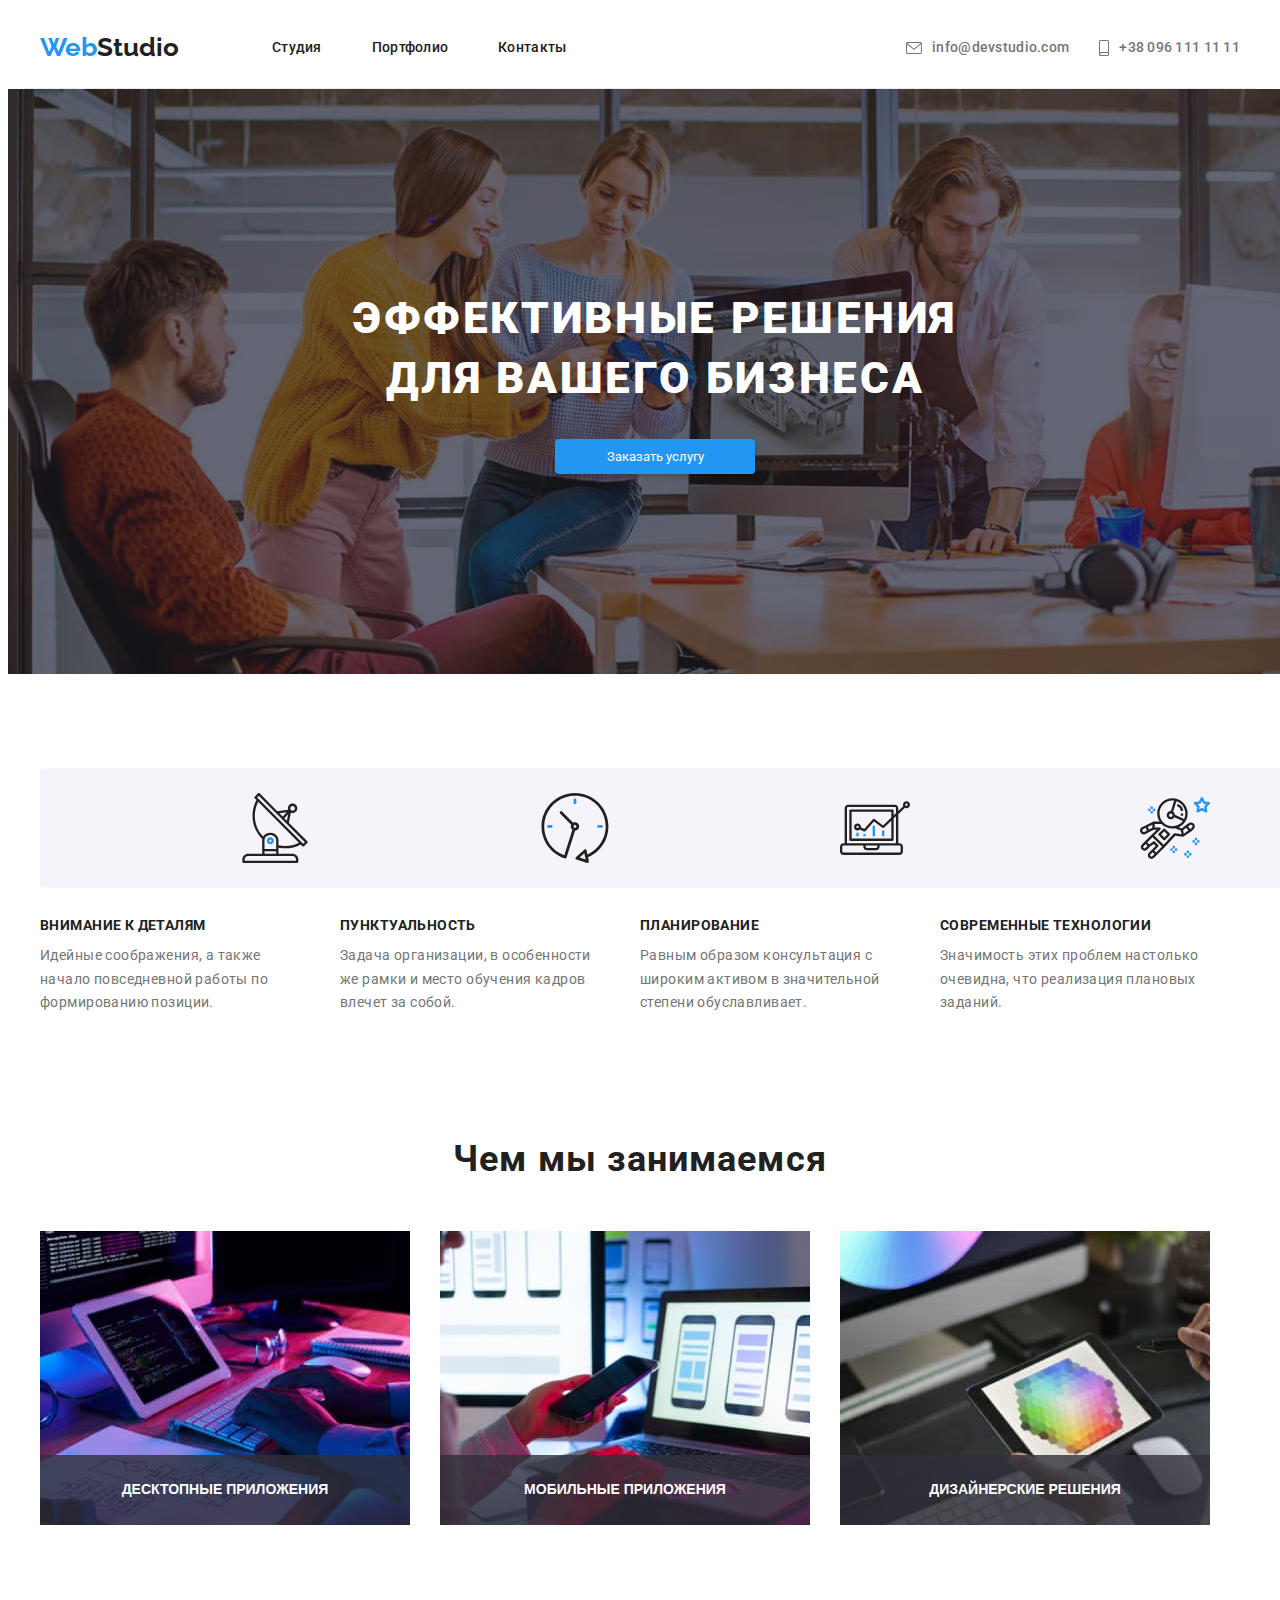
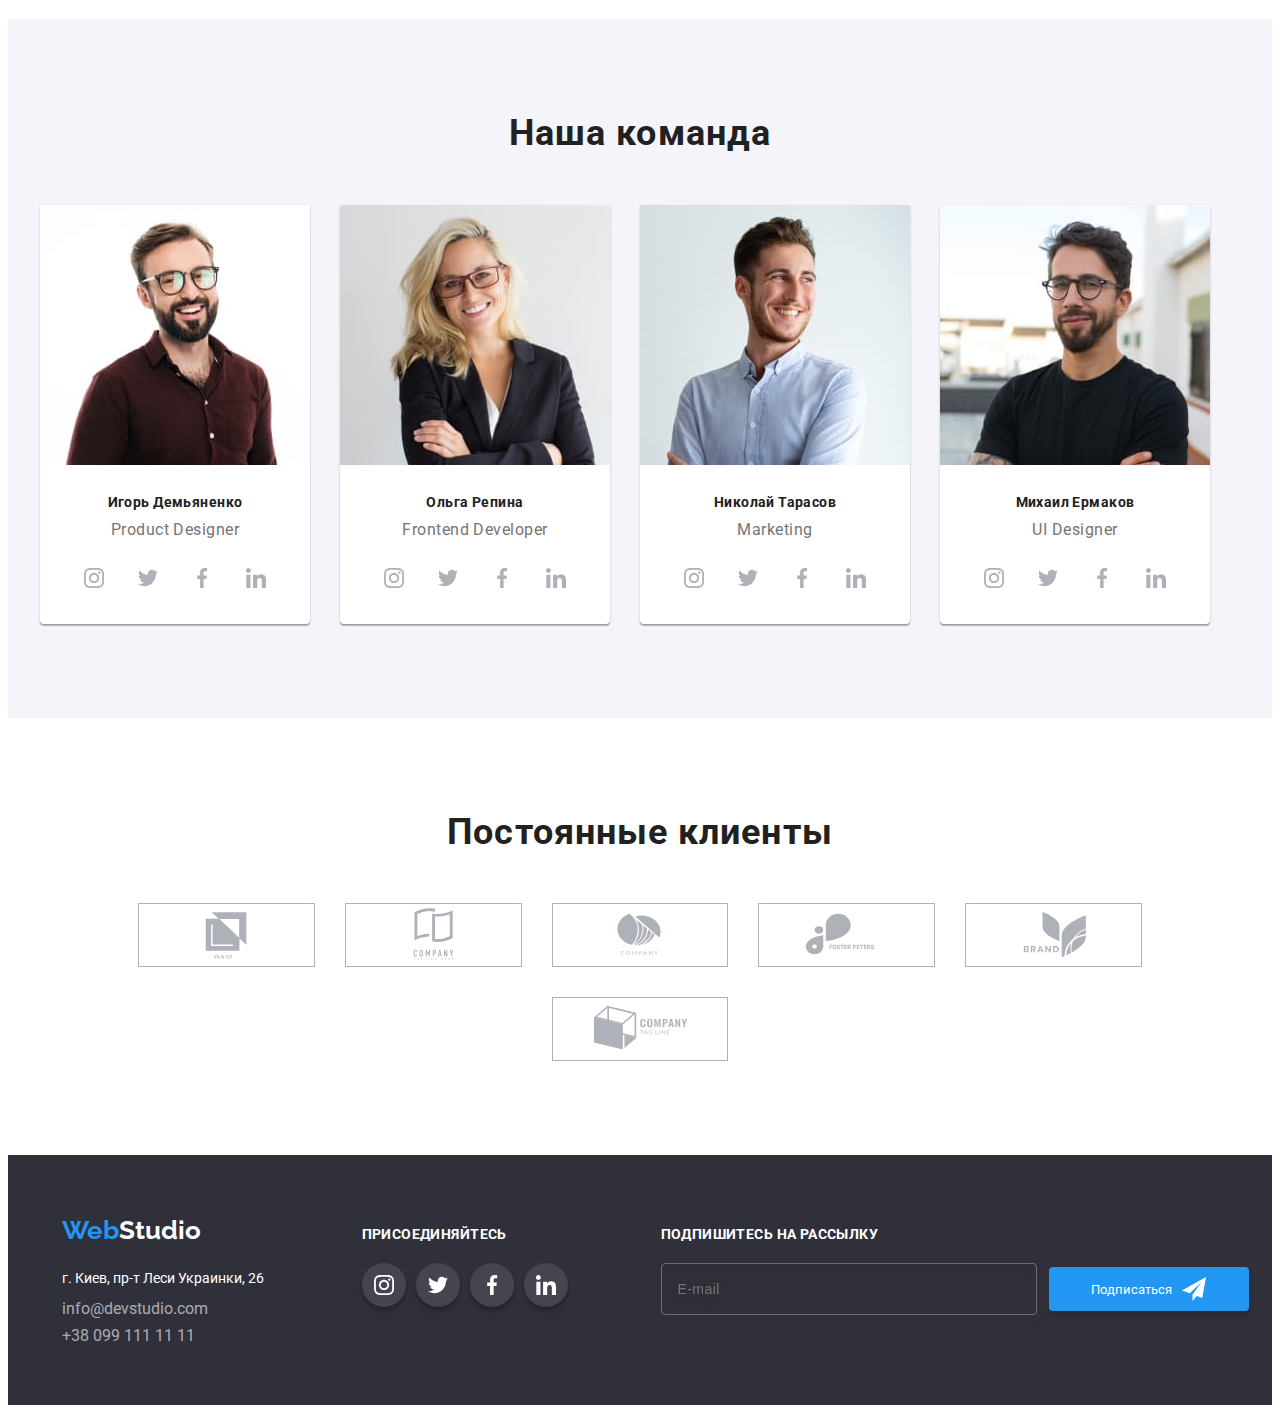
<file: index.html>
<!DOCTYPE html>
<html lang="en">
    <head>
        <meta charset="UTF-8">
        <meta http-equiv="X-UA-Compatible" content="IE=edge">
        <meta name="viewport" content="width=device-width, initial-scale=1.0">
        <title>Document</title>
        <link href="https://fonts.googleapis.com/css2?family=Raleway:wght@700&family=Roboto:wght@400;500;700;900&display=swap"
            rel="stylesheet">
        <link rel="stylesheet" href="https://cdnjs.cloudflare.com/ajax/libs/modern-normalize/1.1.0/modern-normalize.min.css"
                integrity="sha512-wpPYUAdjBVSE4KJnH1VR1HeZfpl1ub8YT/NKx4PuQ5NmX2tKuGu6U/JRp5y+Y8XG2tV+wKQpNHVUX03MfMFn9Q=="
                crossorigin="anonymous" referrerpolicy="no-referrer" />
        <link rel="stylesheet" href="./css/main.css">
    </head>
    <body>
       <header class="header">
                <nav class="navigation">
                      
                    <div class="nav-container container">
                            <a href="" class="logo">Web<span class="logo-header">Studio</span>
                            </a>
                            <button  type="button" class="header-btn">
                                <svg class="icon-menu" width="24px" height="16px">
                                    <use href="images/icons.svg#icon-menu"></use>
                                </svg>
                            </button>
                        
                            <div class="mob-menu is-hidden">
                                    <svg  class="mob-menu-close" width="40" height="40">
                                        <use href="./images/icons.svg#icon-close"></use>
                                    </svg>
                                    <ul class="mob-menu-list list">
                                        <li class="mob-menu-item">
                                            <a href="./index.html" class="mob-menu-link">Студия</a>
                                        </li>
                                        <li class="mob-menu-item">
                                            <a href="./portfolio.html" class="mob-menu-link">Портфолио</a>
                                        </li>
                                        <li class="mob-menu-item">
                                            <a href="" class="mob-menu-link">Контакты</a>
                                        </li>
                                    </ul>
                                    <ul class="contact-menu list">
                                        <li class="contact-menu-item">
                                            <a class="contact-menu-tel" href="tel:+380961111111">
                                                +38 099 111 11 11
                                            </a>
                                        </li>
                                        <li class="contact-menu-item">
                                            <a class="contact-menu-mail" href="mailto:info@devstudio.com">          
                                                info@devstudio.com</a>
                                        </li>                     
                                    </ul>
                                    <ul class="header-socials-list list">
                                        <li class="header-socials-item">
                                            <a class="header-social-link" href="https://www.instagram.com/">Instagram</a>
                                        </li>
                                        <li class="header-socials-item">
                                            <a class="header-social-link" href="https://twitter.com/">Twitter</a>
                                        </li>
                                        <li class="header-socials-item">
                                            <a class="header-social-link" href="https://www.facebook.com/">Facebook</a>
                                        </li>
                                        <li class="header-socials-item">
                                            <a class="header-social-link" href="https://ru.linkedin.com/">Linkedin</a>
                                        </li>
                                    </ul>
                                
                            </div>
                            <ul class="nav-page-list list">
                                <li class="nav-page-item">
                                    <a href="./index.html" class="nav-page-link">Студия</a>
                                </li>
                                <li class="nav-page-item">
                                    <a href="./portfolio.html" class="nav-page-link">Портфолио</a>
                                </li>
                                <li class="nav-page-item">
                                    <a href="" class="nav-page-link">Контакты</a>
                                </li>
                            </ul>
                            <ul class="nav-contact list">
                                <li class="nav-contact-item">
                                    <a class="nav-contact-link" href="mailto:info@devstudio.com">
                                    <svg class="icon-link" width="16px" height="12px">
                                        <use href="./images/icons.svg#icon-envelope"></use>
                                    </svg>
                                    info@devstudio.com</a>
                                </li>
                                <li class="nav-contact-item">
                                    <a class="nav-contact-link" href="tel:+380961111111">
                                            <svg class="icon-link" width="10px" height="16px">
                                                <use href="./images/icons.svg#icon-smartphone"></use>
                                            </svg>
                                            +38 096 111 11 11
                                    </a>
                                </li>
                            </ul>
                            </div>
                        </nav>
                   </header>
        <main>
        <!-- Cекция ГЕРОЙ -->
        <section class="hero-section section">
                <div class="hero-section-content">
                    <h1 class="hero-title">Эффективные решения для вашего бизнеса</h1>
                    <button data-modal-open type="button" class="hero-btn btn" >Заказать услугу</button>
                </div>
        </section>
        <!-- Секция наши преимущества -->
        <section class=" about section" >
                <h2 class="about-title title">Наши преимущества</h2>
               <div class="about-container container">
                    <ul class="about-list list">
                        <li class="about-item">
                            <div class="about-box">
                            <svg class="about-svg">
                                <use href="./images/icons.svg#icon-antenna"></use>
                            </svg>
                            </div>
                            <h3 class="about-subtitle subtitle">Внимание к деталям</h3>
                            <p class="about-text">Идейные соображения, а также начало повседневной работы по формированию позиции.</p>
                        </li>
                        <li class="about-item">
                            <div class="about-box">
                            <svg class="about-svg">
                                <use href="./images/icons.svg#icon-clock"></use>
                            </svg>
                            </div>
                            <h3 class="about-subtitle subtitle">Пунктуальность</h3>
                            <p class="about-text">Задача организации, в особенности же рамки и место обучения кадров влечет за собой.</p>
                        </li>
                        <li class="about-item">
                            <div class="about-box">
                            <svg class="about-svg">
                                <use href="./images/icons.svg#icon-diagram"></use>
                            </svg>
                            </div>
                            <h3 class="about-subtitle subtitle">Планирование</h3>
                            <p class="about-text">Равным образом консультация с широким активом в значительной степени обуславливает.</p>
                        </li>
                        <li class="about-item">
                            <div class="about-box">
                            <svg class="about-svg">
                                <use href="./images/icons.svg#icon-astronaut"></use>
                            </svg>
                            </div>
                            <h3 class="about-subtitle subtitle">Современные технологии</h3>
                            <p class="about-text">Значимость этих проблем настолько очевидна, что реализация плановых заданий.</p>
                        </li>
                    </ul>
                </div>
        </section>
        <!-- Cекция чем мы занимаемся -->
        <section class="production">
                <h2 class="production-title title">Чем мы занимаемся</h2>
                <div class="production-container container">
                    <ul class="production-list list">
                        <li class="production-item">
                            <img src="./images/production/img.1.jpg" alt="Изображение компьютера" width="370">
                                <button class="product-card-btn">Десктопные приложения</button>   
                        </li>
                        <li class="production-item">            
                            <img src="./images/production/img.2.jpg" alt="Изображение ноутбука" width="370">
                                <button class="product-card-btn">Мобильные приложения</button>                 
                        </li>
                        <li class="production-item">
                            <img src="./images/production/img.3.jpg" alt="Изображение планшета" width="370">
                                <button class="product-card-btn">Дизайнерские решения</button> 
                        </li>
                    </ul>
                </div>
        </section>
        <!-- Секция наша команда -->
        <section class="team section">
                <h2 class="team-title title">Наша команда</h2>
                <div class="team-container container">
                    <ul class="team-list list">
                        <li class="team-item">
                            <picture>
                                <source 
                                srcset=
                                "./images/team/igordemjanov-1x.jpg 1x,
                                ./images/team/igordemjanov-2x.jpg 2x" 
                                media="(min-width:1200px)">
                                <source 
                                srcset="
                                ./images/team/igordemjanov-tab-1x.jpg 1x,
                                ./images/team/igordemjanov-tab-2x.jpg 2x" 
                                media="(min-width:768px)">
                
                                <source
                                 srcset=
                                 "./images/team/igordemjanov-mob-1x.jpg 1x,
                                ./images/team/igordemjanov-mob-2x.jpg 2x" 
                                media="(min-width:320px)">
                                <img class="team-image" src="./images/team/igordemjanov-1x.jpg" alt="фото Игоря Демьяненко">
                            </picture>
                            
                            <div class="team-member">  
                                    <h3 class="name-title subtitle"> Игорь Демьяненко</h3>
                                    <p class="position-text"> Product Designer</p>
                                    <ul class="social list">
                                        <li class="social-item person-social">
                                            <a href="" class="social-link">
                                                <svg class="social-logo" width="20" height="20">
                                                    <use href="./images/icons.svg#icon-instagram" width="20" height="20"></use>
                                                </svg>
                                            </a>
                                        </li>
                                        <li class="social-item person-social">
                                            <a href="" class="social-link">
                                                <svg class="social-logo" width="20" height="20">
                                                    <use href="./images/icons.svg#icon-twitter" width="20" height="20"></use>
                                                </svg>
                                            </a>
                                        </li>
                                        <li class="social-item person-social">
                                            <a href="" class="social-link">
                                                <svg class="social-logo" width="20" height="20">
                                                    <use href="./images/icons.svg#icon-facebook" width="20" height="20"></use>
                                                </svg>
                                            </a>
                                        </li>
                                        <li class="social-item person-social">
                                            <a href="" class="social-link">
                                                <svg class="social-logo" width="20" height="20">
                                                    <use href="./images/icons.svg#icon-linkedin" width="20" height="20"></use>
                                                </svg>
                                            </a>
                                        </li>
                                    </ul>
                                </div>
                        </li>
                        <li class="team-item">
                            <picture>
                                <source
                                 srcset=
                                 "./images/team/olgarepina-1x.jpg 1x,
                                ./images/team/olgarepina-2x.jpg 2x" 
                                media="(min-width:1200px)">
                                <source 
                                srcset="
                                ./images/team/olgarepina-tab-1x.jpg 1x,
                                ./images/team/olgarepina-tab-2x.jpg 2x"
                                 media="(min-width:768px)">
                            
                                <source
                                 srcset=
                                 "./images/team/olgarepina-mob-1x.jpg 1x,
                                ./images/team/olgarepina-mob-2x.jpg 2x"
                                 media="(min-width:320px)">
                                <img class="team-image" src="./images/team/olgarepina-1x.jpg" alt="фото Ольги Репиной">
                            </picture>
                        
                            <div class="team-member"> 
                                    <h3 class="name-title subtitle"> Ольга Репина </h3>
                                    <p class="position-text"> Frontend Developer</p>
                                    <ul class="social list">
                                        <li class="social-item person-social">
                                            <a href="" class="social-link">
                                                <svg class="social-logo" width="20" height="20">
                                                    <use href="./images/icons.svg#icon-instagram" width="20" height="20"></use>
                                                </svg>
                                            </a>
                                        </li>
                                        <li class="social-item person-social">
                                            <a href="" class="social-link">
                                                <svg class="social-logo" width="20" height="20">
                                                    <use href="./images/icons.svg#icon-twitter" width="20" height="20"></use>
                                                </svg>
                                            </a>
                                        </li>
                                        <li class="social-item person-social">
                                            <a href="" class="social-link">
                                                <svg class="social-logo" width="20" height="20">
                                                    <use href="./images/icons.svg#icon-facebook" width="20" height="20"></use>
                                                </svg>
                                            </a>
                                        </li>
                                        <li class="social-item person-social">
                                            <a href="" class="social-link">
                                                <svg class="social-logo" width="20" height="20">
                                                    <use href="./images/icons.svg#icon-linkedin" width="20" height="20"></use>
                                                </svg>
                                            </a>
                                        </li>
                                    </ul>
                                </div>
                        </li>
                        <li class="team-item">
                            <picture>
                                <source 
                                srcset=
                                "./images/team/nikolajtarasov-1x.jpg 1x,
                                ./images/team/nikolajtarasov-2x.jpg 2x" 
                                 media="(min-width:1200px)">
                                <source 
                                srcset="
                                ./images/team/nikolajtarasov-tab-1x.jpg 1x,
                                ./images/team/nikolajtarasov-tab-2x.jpg 2x"
                                 media="(min-width:768px)">
                            
                                <source 
                                srcset=
                                "./images/team/nikolajtarasov-mob-1x.jpg 1x,
                                ./images/team/nikolajtarasov-mob-2x.jpg 2x"
                                 media="(min-width:320px)">
                                <img class="team-image" src="./images/team/nikolajtarasov-1x.jpg" alt="фото Николая Тарасова">
                            </picture>
                            
                            <div class="team-member">  
                                <h3 class="name-title subtitle"> Николай Тарасов </h3>
                                <p class="position-text"> Marketing</p>
                                <ul class="social list">
                                    <li class="social-item person-social">
                                        <a href="" class="social-link">
                                            <svg class="social-logo" width="20" height="20">
                                                <use href="./images/icons.svg#icon-instagram" width="20" height="20"></use>
                                            </svg>
                                        </a>
                                    </li>
                                    <li class="social-item person-social">
                                        <a href="" class="social-link">
                                            <svg class="social-logo" width="20" height="20">
                                                <use href="./images/icons.svg#icon-twitter" width="20" height="20"></use>
                                            </svg>
                                        </a>
                                    </li>
                                    <li class="social-item person-social">
                                        <a href="" class="social-link">
                                            <svg class="social-logo" width="20" height="20">
                                                <use href="./images/icons.svg#icon-facebook" width="20" height="20"></use>
                                            </svg>
                                        </a>
                                    </li>
                                    <li class="social-item person-social">
                                        <a href="" class="social-link">
                                            <svg class="social-logo" width="20" height="20">
                                                <use href="./images/icons.svg#icon-linkedin" width="20" height="20"></use>
                                            </svg>
                                        </a>
                                    </li>
                                </ul>
                            </div>
                        </li>
                        <li class="team-item">
                                <picture>
                                    <source 
                                    srcset=
                                    "./images/team/ermakov-1x.jpg 1x,
                                    ./images/team/ermakov-2x.jpg 2x" 
                                    media="(min-width:1200px)">
                                    <source 
                                    srcset="
                                    ./images/team/ermakov-tab-1x.jpg 1x,
                                    ./images/team/ermakov-tab-2x.jpg 2x" 
                                    media="(min-width:768px)">
                                
                                    <source 
                                    srcset=
                                    "./images/team/ermakov-mob-1x.jpg 1x,
                                    ./images/team/ermakov-mob-2x.jpg 2x" 
                                    media="(min-width:320px)">
                                    <img class="team-image" src="./images/team/ermakov-1x.jpg" alt="фото Михаила Ермакова">
                                </picture>
                            
                            <div class="team-member">  
                                <h3 class="name-title subtitle">Михаил Ермаков</h3>
                                <p class="position-text"> UI Designer</p>
                                <ul class="social list">
                                    <li class="social-item person-social">
                                        <a href="" class="social-link">
                                            <svg class="social-logo" width="20" height="20">
                                                <use href="./images/icons.svg#icon-instagram" width="20" height="20"></use>
                                            </svg>
                                        </a>
                                    </li>
                                    <li class="social-item person-social">
                                        <a href="" class="social-link">
                                            <svg class="social-logo" width="20" height="20">
                                                <use href="./images/icons.svg#icon-twitter" width="20" height="20"></use>
                                            </svg>
                                        </a>
                                    </li>
                                    <li class="social-item person-social">
                                        <a href="" class="social-link">
                                            <svg class="social-logo" width="20" height="20">
                                                <use href="./images/icons.svg#icon-facebook" width="20" height="20"></use>
                                            </svg>
                                        </a>
                                    </li>
                                    <li class="social-item person-social">
                                        <a href="" class="social-link">
                                            <svg class="social-logo" width="20" height="20">
                                                <use href="./images/icons.svg#icon-linkedin" width="20" height="20"></use>
                                            </svg>
                                        </a>
                                    </li>
                                </ul>
                            </div>
                        </li>
                    </ul>
                </div>
        </section>
        <!-- Секция постоянные клиенты -->
        <section class="clients section">
            <div class="container">
            <h2 class="clients-title title">Постоянные клиенты</h2>
            <ul class="clients-list list">
                <li class="clients-item">
                    <a href="" class="clients-link">
                        <svg class="clients-logo" width="106" height="60">
                            <use href="./images/icons.svg#icon-Logo-first"></use>
                        </svg>
                    </a>
                </li>
                <li class="clients-item">
                    <a href="" class="clients-link">
                        <svg class="clients-logo" width="106" height="60">
                            <use href="./images/icons.svg#icon-Logo-second"></use>
                        </svg>
                    </a>
                </li>
                <li class="clients-item">
                    <a href="" class="clients-link">
                        <svg class="clients-logo" width="106" height="60">
                            <use href="./images/icons.svg#icon-Logo-third"></use>
                        </svg>
                    </a>
                </li>
                <li class="clients-item">
                    <a href="" class="clients-link">
                        <svg class="clients-logo" width="106" height="60">
                            <use href="./images/icons.svg#icon-Logo-fourth"></use>
                        </svg>
                    </a>
                </li>
                <li class="clients-item">
                    <a href="" class="clients-link">
                        <svg class="clients-logo" width="106" height="60">
                            <use href="./images/icons.svg#icon-Logo-fifth"></use>
                        </svg>
                    </a>
                </li>
                <li class="clients-item">
                    <a href="" class="clients-link">
                        <svg class="clients-logo" width="106" height="60">
                            <use href="./images/icons.svg#icon-Logo-sixth"></use>
                        </svg>
                    </a>
                </li>
            </ul>
            </div>
        </section>
        </main>
        <footer class="footer section">
            <div class="footer-container container">
                    <div class="footer-nav">
                        <a href="" class="logo">Web<span class="footer-logo">Studio</span>
                        </a>
                        <ul class="footer-contacts list">
                            <li class="footer-contact-item"> 
                                <address class="company-adress"> г. Киев, пр-т Леси Украинки, 26
                                </address>
                            </li>
                            <li class="footer-contact-item">
                                <a class="footer-contact-link" href="mailto:info@devstudio.com">info@devstudio.com
                                </a>
                            </li>
                            <li class="footer-contact-item">
                                <a class="footer-contact-link" href="tel:+380961111111">+38 099 111 11 11
                                </a>
                            </li>
                        </ul>
                   </div>
                   <div class="footer-socials">
                    <p class="footer-text">Присоединяйтесь</p>
                        <ul class="social list">
                            <li class="social-item company-socials">
                                <a href="" class="social-link">
                                    <svg class="social-logo" width="20" height="20">
                                        <use href="./images/icons.svg#icon-instagram" width="20" height="20"></use>
                                    </svg>
                                </a>
                            </li>
                            <li class="social-item company-socials">
                                <a href="" class="social-link">
                                    <svg class="social-logo" width="20" height="20">
                                        <use href="./images/icons.svg#icon-twitter" width="20" height="20"></use>
                                    </svg>
                                </a>
                            </li>
                            <li class="social-item company-socials">
                                <a href="" class="social-link">
                                    <svg class="social-logo" width="20" height="20">
                                        <use href="./images/icons.svg#icon-facebook" width="20" height="20"></use>
                                    </svg>
                                </a>
                            </li>
                            <li class="social-item company-socials">
                                <a href="" class="social-link">
                                    <svg class="social-logo" width="20" height="20">
                                        <use href="./images/icons.svg#icon-linkedin" width="20" height="20"></use>
                                    </svg>
                                </a>
                            </li>
                        </ul>
                    </div>      
                        <form class="footer-subscript">
                            <p class="footer-text"> Подпишитесь на рассылку</p>
                            <div class="footer-subscript-container">
                                 <label class="subscript-label">
                                    <input type="email" name="email" placeholder="E-mail" class="footer-subscript-input">
                                 </label>
                                 <button type="submit" class="subscript-btn btn">
                                 <span class="subscribe-text">Подписаться</span>
                                 <svg class="icon-send" width="24" height="24">
                                    <use href="./images/icons.svg#icon-send"></use>
                                 </svg>
                                 </button>
                            </div>
                        </form>              
                </div>
        </footer>

        <!-- модальное окно -->

        <div class="backdrop is-hidden" data-modal>
            <div class="modal">
               <button data-modal-close class="button-close" >
                    <svg class="icon-close" width="18" height="18">
                        <use href="./images/icons.svg#icon-close" ></use>
                    </svg>
               </button>

               <!--Форма -->

                <form action="#" class="form">
                <b class="form-title">Оставьте свои данные, мы вам перезвоним</b>
                       <div class="form-field">
                            <label class="label">                        
                                 <span class="label-text"> Имя </span>
                                <span class="label-container">
                                    <svg class="input-icon" width="18" height="18">
                                        <use href="./images/icons.svg#icon-person"> </use>
                                    </svg>
                                    <input
                                    type="text" 
                                    name="name" 
                                    class="label-input"
                                    placeholder=" ">
                                    
                                </span>
                            </label>
                            <label class="label">
                                <span class="label-text">Телефон</span> 
                                <span class="label-container">
                                    <svg class="input-icon" width="18" height="18">
                                        <use href="./images/icons.svg#icon-phone-black"> </use>
                                    </svg>
                                    <input 
                                    type="tel" 
                                    name="tel" 
                                    class="label-input">
                                      
                                </span>
                            </label>
                            <label class="label">
                                <span class="label-text">Почта</span> 
                                <span class="label-container">
                                    <svg class="input-icon" width="18" height="18">
                                        <use href="./images/icons.svg#icon-email"> </use>
                                    </svg>
                                    <input 
                                    type="email" 
                                    name="mail" 
                                    class="label-input">
                                   
                                </span>
                            </label>
                            <label class="label">
                                 <span class="label-text">Комментарий</span> 
                                <textarea 
                                name="comment" 
                                placeholder="Введите текст" 
                                class="label-textarea">
                                </textarea>
                            </label>
                        </div>        
                     <label class="checkbox">
                         <input type="checkbox"
                         class="checkbox-input is-hidden"
                         name="checkbox">
                         <span class="checkbox-container">
                            <span class="checkbox-item">
                                <svg class="checkbox-icon" width="11" height="8">
                                    <use href="./images/icons.svg#icon-vector"></use>
                                </svg>
                            </span> 
                            Соглашаюсь с рассылкой и принимаю <a href="" class="checkbox-link"> Условия договора</a>
                        </span>
                     </label> 
                        <button type="submit" 
                        class="modal-btn btn"> 
                        Отправить</button>
                </form>
            </div>  
        </div>
        <script src="./js/modal.js"></script>
        <script src="./js/menu.js"></script>
    </body>
</html>
</file>
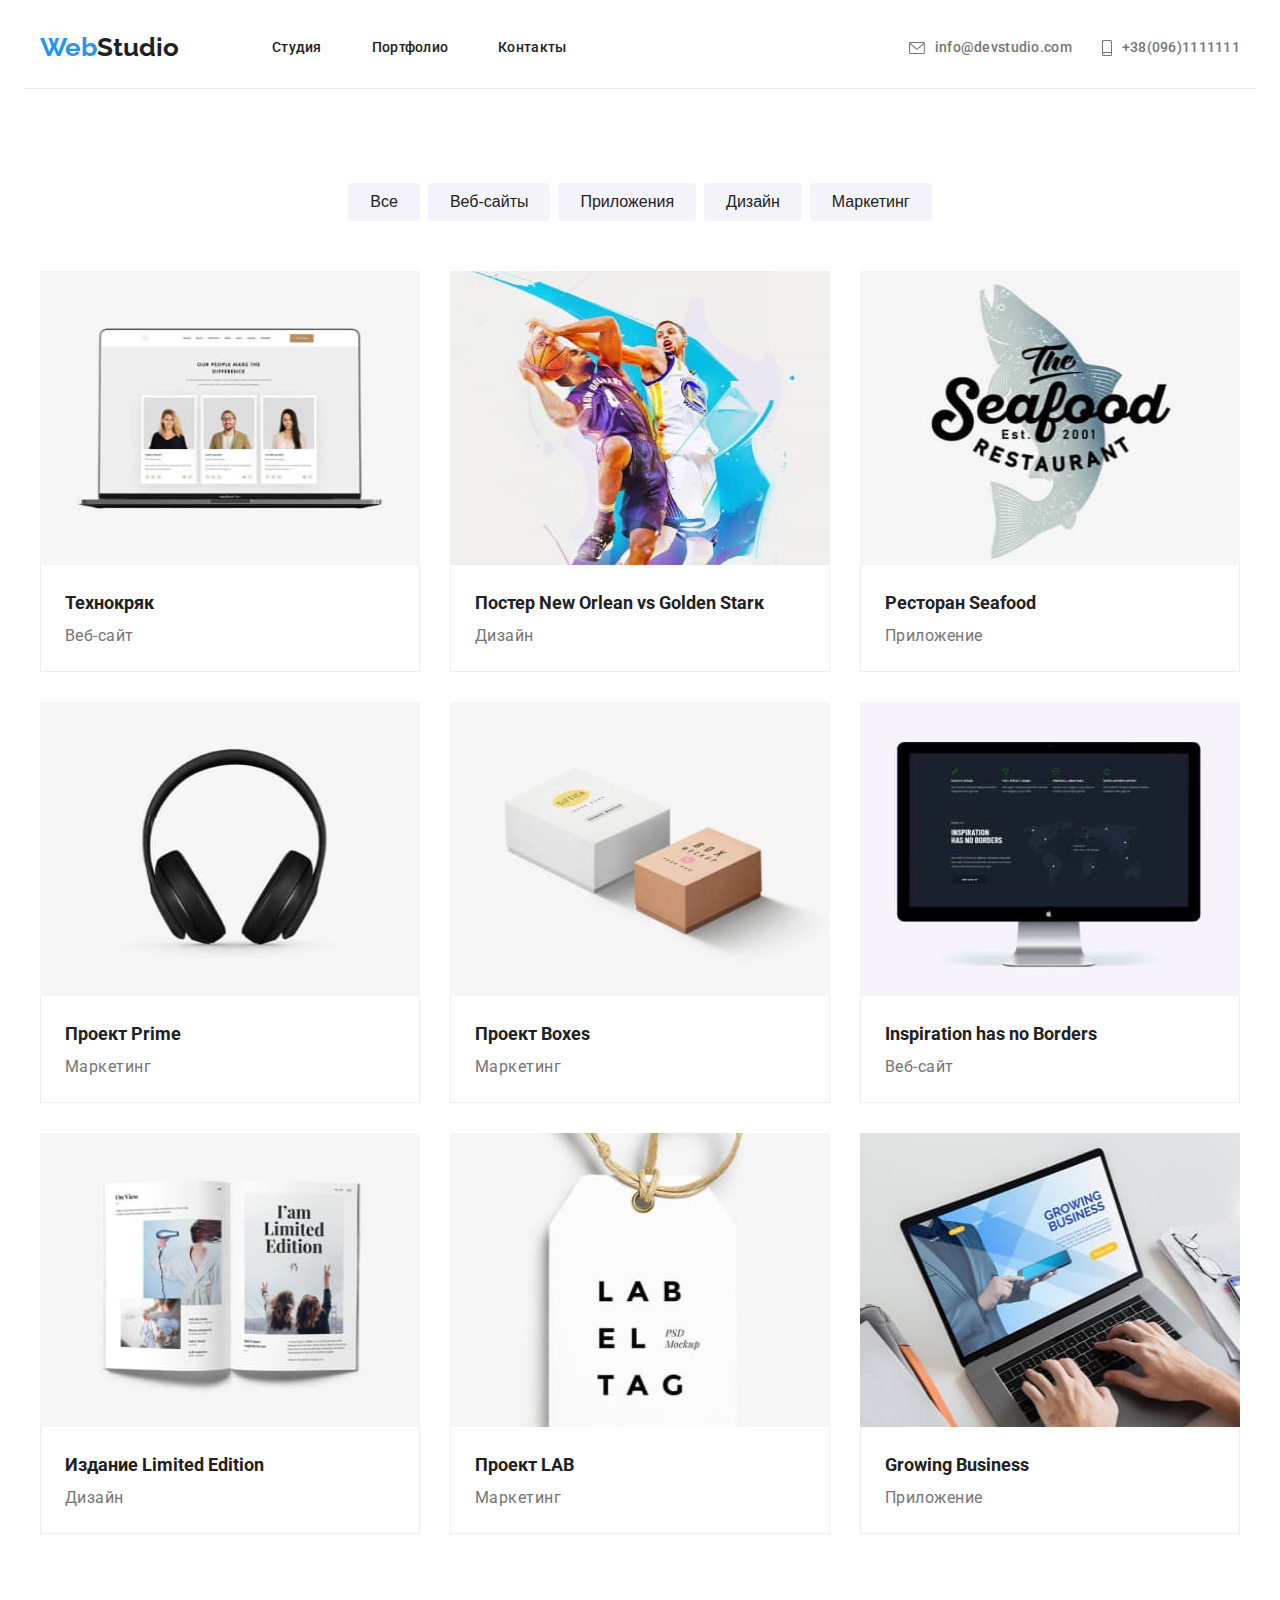
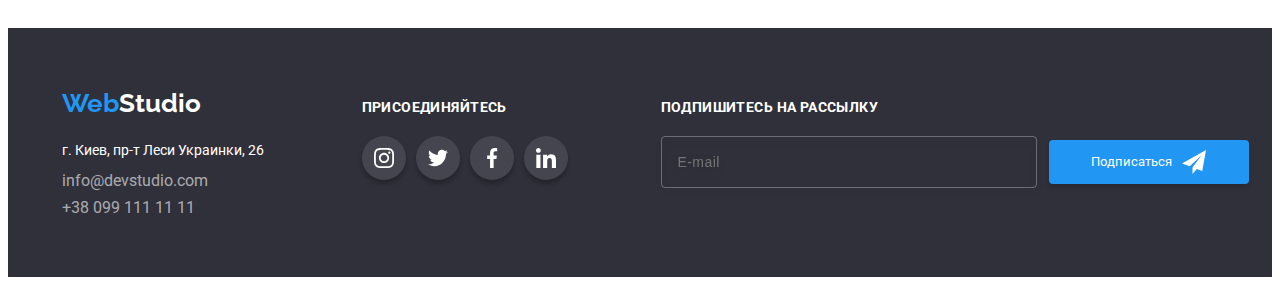
<file: portfolio.html>
<!DOCTYPE html>
<html lang="en">
<head>
    <meta charset="UTF-8">
    <meta http-equiv="X-UA-Compatible" content="IE=edge">
    <meta name="viewport" content="width=device-width, initial-scale=1.0">
    <title>Document</title>
    <link rel="stylesheet" href="https://cdnjs.cloudflare.com/ajax/libs/modern-normalize/1.1.0/modern-normalize.min.css"
        integrity="sha512-wpPYUAdjBVSE4KJnH1VR1HeZfpl1ub8YT/NKx4PuQ5NmX2tKuGu6U/JRp5y+Y8XG2tV+wKQpNHVUX03MfMFn9Q=="
        crossorigin="anonymous" referrerpolicy="no-referrer" />
    <link href="https://fonts.googleapis.com/css2?family=Raleway:wght@700&family=Roboto:wght@400;500;700;900&display=swap"
        rel="stylesheet">
    <link rel="stylesheet" href="./css/main.css">
</head>
<body>
    <header class="header">
        <nav class="navigation">
    
            <div class="nav-container container">
                <a href="" class="logo">Web<span class="logo-header">Studio</span>
                </a>
                <button type="button" class="header-btn">
                    <svg class="icon-menu" width="24px" height="16px">
                        <use href="images/icons.svg#icon-menu"></use>
                    </svg>
                </button>
    
                <div class="mob-menu is-hidden">
                    <svg class="mob-menu-close" width="18" height="18">
                        <use href="./images/icons.svg#icon-close"></use>
                    </svg>
                    <ul class="mob-menu-list list">
                        <li class="mob-menu-item">
                            <a href="./index.html" class="mob-menu-link">Студия</a>
                        </li>
                        <li class="mob-menu-item">
                            <a href="./portfolio.html" class="mob-menu-link">Портфолио</a>
                        </li>
                        <li class="mob-menu-item">
                            <a href="" class="mob-menu-link">Контакты</a>
                        </li>
                    </ul>
                    <ul class="contact-menu list">
                        <li class="contact-menu-item">
                            <a class="contact-menu-tel" href="tel:+380961111111">
                                +38 096 111 11 11
                            </a>
                        </li>
                        <li class="contact-menu-item">
                            <a class="contact-menu-mail" href="mailto:info@devstudio.com">
                                info@devstudio.com</a>
                        </li>
                    </ul>
                    
                    <ul class="header-socials-list list">
                        <li class="header-socials-item">
                            <a class="header-social-link" href="">Instagram</a>
                        </li>
                        <li class="header-socials-item">
                            <a class="header-social-link" href="">Twitter</a>
                        </li>
                        <li class="header-socials-item">
                            <a class="header-social-link" href="">Facebook</a>
                        </li>
                        <li class="header-socials-item">
                            <a class="header-social-link" href="">Linkedin</a>
                        </li>
                    </ul>
    
                </div>
                <ul class="nav-page-list list">
                    <li class="nav-page-item">
                        <a href="./index.html" class="nav-page-link">Студия</a>
                    </li>
                    <li class="nav-page-item">
                        <a href="./portfolio.html" class="nav-page-link">Портфолио</a>
                    </li>
                    <li class="nav-page-item">
                        <a href="" class="nav-page-link">Контакты</a>
                    </li>
                </ul>
                <ul class="nav-contact list">
                    <li class="nav-contact-item">
                        <a class="nav-contact-link" href="mailto:info@devstudio.com">
                            <svg class="icon-link" width="16px" height="12px">
                                <use href="./images/icons.svg#icon-envelope"></use>
                            </svg>
                            info@devstudio.com</a>
                    </li>
                    <li class="nav-contact-item">
                        <a class="nav-contact-link" href="tel:+380961111111">
                            <svg class="icon-link" width="10px" height="16px">
                                <use href="./images/icons.svg#icon-smartphone"></use>
                            </svg>
                            +38(096)1111111
                        </a>
                    </li>
                </ul>
            </div>
        </nav>
    </header>
    <main class="portfolio-main">
        <section class="portfolio section">
                <h1 class="portfolio-title title">Наши работы</h1>
                <div class="portfolio-container container">
                    <ul class="portfolio-btn-list list">
                        <li class="portfolio-item">
                            <button type="button" class="portfolio-btn">Все</button>
                        </li>
                        <li class="portfolio-item">
                            <button type="button" class="portfolio-btn">Веб-сайты</button>
                        </li>
                        <li class="portfolio-item">
                            <button type="button" class="portfolio-btn">Приложения</button>
                        </li>
                        <li class="portfolio-item">
                            <button type="button" class="portfolio-btn">Дизайн</button>
                        </li>
                        <li class="portfolio-item">
                            <button type="button" class="portfolio-btn">Маркетинг</button>
                        </li>
                    </ul>
                    <ul class="project list">
                        <li class="project-card">                    
                              <a href="" > 
                            <div class="project-card-thumb">
                                <picture>
                                    <source
                                    srcset=
                                    "./images/portfolio/technokrjak-1x.jpg 1x,
                                    ./images/portfolio/technokrjak-2x.jpg 2x"
                                    media="(min-width:1200px)"
                                    >

                                    <source 
                                        srcset="
                                        ./images/portfolio/technokrjak-tab-1x.jpg 1x,
                                        ./images/portfolio/technokrjak-tab-2x.jpg 2x"
                                        media="(min-width:768px)"
                                        >

                                    <source
                                        srcset=
                                        "./images/portfolio/technokrjak-mob-1x.jpg 1x,
                                        ./images/portfolio/technokrjak-mob-2x.jpg 2x"
                                        media="(min-width:320px)"
                                        >

                                        <img 
                                        class="project-card-img" 
                                        src="./images/portfolio/technokrjak-1x.jpg" 
                                        alt="Технокряк">
                                </picture>
                                    <div class="project-card-overlay">
                                        <p class="overlay-text">Технокряк это современная площадка распространения коронавируса. Компании используют эту платформу для цифрового
                                        шпионажа и атак на защищённые сервера конкурентов.</p>
                                    </div>
                            </div>
                                <div class="project-card-description">
                                    <p class="project-card-name">Технокряк</p>
                                    <span class="project-card-type">Веб-сайт</span>
                                </div>
                            </a>       
                        </li>
                        <li class="project-card">
                            <a href="">
                            <div class="project-card-thumb">
                                <picture>
                                    <source 
                                    srcset=
                                    "./images/portfolio/poster-1x.jpg 1x,
                                    ./images/portfolio/poster-2x.jpg 2x" 
                                    media="(min-width:1200px)">                              
                                    <source 
                                    srcset="
                                    ./images/portfolio/poster-tab-1x.jpg 1x,
                                    ./images/portfolio/poster-tab-2x.jpg 2x" 
                                    media="(min-width:768px)">  

                                    <source 
                                    srcset=
                                    "./images/portfolio/poster-mob-1x.jpg 1x,
                                    ./images/portfolio/poster-mob-2x.jpg 2x" media="(min-width:320px)">
                                
                                    <img
                                     class="project-card-img" 
                                     src="./images/portfolio/poster-1x.jpg"
                                      alt="Изображение постера New Orlean vs Golden Star">
                                </picture>
    
                               <div class="project-card-overlay">
                                   <p class="overlay-text">Технокряк это современная площадка распространения коронавируса. Компании используют эту платформу для цифрового
                                шпионажа и атак на защищённые сервера конкурентов.</p>
                               </div>
                            </div>
                                <div class="project-card-description">
                                    <p class="project-card-name">Постер New Orlean vs Golden Starк</p>
                                    <span class="project-card-type">Дизайн</span>
                                </div>        
                            </a>
                        </li>
                        <li class="project-card">
                        <a href="">
                            <div class="project-card-thumb">
                                <picture>
                                    <source 
                                    srcset=
                                    "./images/portfolio/seafood-1x.jpg 1x,
                                    ./images/portfolio/seafood-2x.jpg 2x" 
                                    media="(min-width:1200px)">
                                    <source srcset="
                                   ./images/portfolio/seafood-tab-1x.jpg 1x,
                                   ./images/portfolio/seafood-tab-2x.jpg 2x"
                                    media="(min-width:768px)">
                                
                                    <source 
                                    srcset=
                                    "./images/portfolio/seafood-mob-1x.jpg 1x,
                                    ./images/portfolio/seafood-mob-2x.jpg 2x"
                                     media="(min-width:320px)">
                                
                                    <img class="project-card-img" 
                                    src="./images/portfolio/seafood-1x.jpg"
                                        alt="Изображение постера ресторана">
                                </picture>
                            
                                <div class="project-card-overlay">
                                    <p class="overlay-text">Технокряк это современная площадка распространения коронавируса. Компании используют эту платформу для цифрового
                                    шпионажа и атак на защищённые сервера конкурентов.</p>
                                </div>
                            </div>
                                <div class="project-card-description">
                                    <p class="project-card-name">Ресторан Seafood</p>
                                    <span class="project-card-type">Приложение</span>
                                </div>
                            </a>
                        </li>

                        <li class="project-card">
                            <a href="">
                                <div class="project-card-thumb">
                                    <picture>
                                        <source 
                                        srcset=
                                        "./images/portfolio/prime-1x.jpg 1x,
                                        ./images/portfolio/prime-2x.jpg 2x"
                                         media="(min-width:1200px)">
                                        <source srcset="
                                        ./images/portfolio/prime-tab-1x.jpg 1x,
                                        ./images/portfolio/prime-tab-2x.jpg 2x" 
                                        media="(min-width:768px)">
                                    
                                        <source 
                                        srcset=
                                        "./images/portfolio/prime-mob-1x.jpg 1x,
                                        ./images/portfolio/prime-mob-2x.jpg 2x" 
                                        media="(min-width:320px)">                           
                                        <img
                                         class="project-card-img"
                                          src="./images/portfolio/prime-1x.jpg" 
                                          alt="Изображение проекта прайм">
                                    </picture>
                                    <div class="project-card-overlay">
                                         <p class="overlay-text">Технокряк это современная площадка распространения коронавируса. Компании используют эту платформу для цифрового
                                    шпионажа и атак на защищённые сервера конкурентов.</p>
                                    </div>
                                </div>
                                <div class="project-card-description">
                                    <p class="project-card-name">Проект Prime</p>
                                    <span class="project-card-type">Маркетинг</span>
                                </div>
                            </a>
                        </li>
                        <li class="project-card">
                            <a href="">
                                <div class="project-card-thumb">
                                    <picture>
                                        <source 
                                        srcset=
                                        "./images/portfolio/boxes-1x.jpg 1x,
                                        ./images/portfolio/boxes-2x.jpg 2x"
                                         media="(min-width:1200px)">
                                        <source 
                                        srcset="
                                        ./images/portfolio/boxes-tab-2x.jpg 1x,
                                        ./images/portfolio/boxes-tab-2x.jpg 2x" 
                                        media="(min-width:768px)">
                                    
                                        <source 
                                        srcset=
                                        "./images/portfolio/boxes-mob-1x.jpg 1x,
                                        ./images/portfolio/boxes-mob-2x.jpg 2x" 
                                        media="(min-width:320px)">
                                        <img 
                                        class="project-card-img" 
                                        src="./images/portfolio/boxes-1x.jpg" 
                                        alt="Изображение проекта боксес">
                                        </picture>
                                    <div class="project-card-overlay">
                                            <p class="overlay-text">Технокряк это современная площадка распространения коронавируса. Компании используют эту платформу для цифрового
                                            шпионажа и атак на защищённые сервера конкурентов.</p>
                                    </div>
                            </div>
                                <div class="project-card-description">
                                    <p class="project-card-name">Проект Boxes</p>
                                    <span class="project-card-type">Маркетинг</span>
                                </div>
                            </a>
                        </li>
                        <li class="project-card">
                            <a href="">
                                <div class="project-card-thumb">
                                    <picture>
                                        <source 
                                        srcset=
                                        "./images/portfolio/inspiration-1x.jpg 1x,
                                        ./images/portfolio/inspiration-2x.jpg 2x" 
                                        media="(min-width:1200px)">
                                        <source 
                                        srcset="
                                        ./images/portfolio/inspiration-tab-1x.jpg 1x,
                                        ./images/portfolio/inspiration-tab-2x.jpg 2x"
                                         media="(min-width:768px)">
                                    
                                        <source
                                         srcset=
                                        "./images/portfolio/inspiration-mob-1x.jpg 1x,
                                        ./images/portfolio/inspiration-mob-2x.jpg 2x"
                                         media="(min-width:320px)">
                                        <img 
                                        class="project-card-img" 
                                        src="./images/portfolio/inspiration-1x.jpg" 
                                        alt="Изображение веб-сайта Inspiration has no borders">
                                    </picture>
                            
                                    <div class="project-card-overlay">
                                        <p class="overlay-text">Технокряк это современная площадка распространения коронавируса. Компании используют эту платформу для цифрового
                                        шпионажа и атак на защищённые сервера конкурентов.</p>
                                    </div>
                                </div>
                                <div class="project-card-description">
                                    <p class="project-card-name">Inspiration has no Borders</p>
                                    <span class="project-card-type">Веб-сайт</span>
                                </div>
                            </a>
                        </li>
                        <li class="project-card">
                            <a href="">
                                <div class="project-card-thumb">
                                    <picture>
                                        <source
                                         srcset=
                                        "./images/portfolio/edition-1x.jpg 1x,
                                        ./images/portfolio/edition-2x.jpg 2x" 
                                         media="(min-width:1200px)">
                                        <source 
                                        srcset="
                                        ./images/portfolio/edition-tab-1x.jpg 1x,
                                        ./images/portfolio/edition-tab-2x.jpg 2x" 
                                        media="(min-width:768px)">
                                    
                                        <source 
                                        srcset=
                                        "./images/portfolio/edition-mob-1x.jpg 1x,
                                         ./images/portfolio/edition-mob-2x.jpg 2x" 
                                         media="(min-width:320px)">
                                        <img class="project-card-img"
                                        src="./images/portfolio/edition-1x.jpg"
                                        alt="Изображение издания Limited edition">
                                        </picture>
                                    <div class="project-card-overlay">
                                        <p class="overlay-text">Технокряк это современная площадка распространения коронавируса. Компании используют эту
                                        платформу для цифрового
                                        шпионажа и атак на защищённые сервера конкурентов.</p>
                                    </div>
                                </div>
                                <div class="project-card-description">
                                    <p class="project-card-name">Издание Limited Edition</p>
                                    <span class="project-card-type">Дизайн</span>
                                </div>
                            </a>
                        </li>
                        <li class="project-card">
                            <a href="">
                                <div class="project-card-thumb">
                                    <picture>
                                        <source 
                                        srcset=
                                        "./images/portfolio/lab-1x.jpg 1x,
                                        ./images/portfolio/lab-2x.jpg 2x" 
                                        media="(min-width:1200px)">
                                        <source 
                                        srcset="
                                        ./images/portfolio/lab-tab-1x.jpg 1x,
                                        ./images/portfolio/lab-tab-2x.jpg 2x" 
                                        media="(min-width:768px)">
                                    
                                        <source 
                                        srcset="
                                        ./images/portfolio/lab-mob-1x.jpg 1x,
                                        ./images/portfolio/lab-mob-2x.jpg 2x"
                                         media="(min-width:320px)">
                                        <img 
                                        class="project-card-img" 
                                        src="./images/portfolio/lab-1x.jpg" 
                                        alt="Изображение Proect Lab">
                                        </picture>
                                    <div class="project-card-overlay">
                                        <p class="overlay-text">Технокряк это современная площадка распространения коронавируса. Компании используют эту платформу для цифрового
                                     шпионажа и атак на защищённые сервера конкурентов.</p>
                                    </div>
                                </div>
                                    <div class="project-card-description">
                                    <p class="project-card-name">Проект LAB</p>
                                    <span class="project-card-type">Маркетинг</span>
                                </div>
                            </a>
                        </li>
                        <li class="project-card">
                            <a href="">
                                <div class="project-card-thumb">
                                    <picture>
                                        <source 
                                        srcset=
                                        "./images/portfolio/growing-business-1x.jpg 1x,
                                        ./images/portfolio/growing-business-2x.jpg 2x" 
                                        media="(min-width:1200px)">
                                        <source 
                                        srcset="
                                        ./images/portfolio/growing-business-tab-1x.jpg 1x,
                                        ./images/portfolio/growing-business-tab-2x.jpg 2x" 
                                        media="(min-width:768px)">
                                    
                                        <source srcset="
                                        ./images/portfolio/growing-business-mob-1x.jpg 1x,
                                        ./images/portfolio/growing-business-mob-2x.jpg 2x" 
                                        media="(min-width:320px)">
                                        <img 
                                        class="project-card-img" 
                                        src="./images/portfolio/growing-business-1x.jpg"
                                         alt="Изображение growing">
                                    </picture>
                                <div class="project-card-overlay">
                                    <p class="overlay-text">Технокряк это современная площадка распространения коронавируса. Компании используют эту
                                        платформу для цифрового
                                        шпионажа и атак на защищённые сервера конкурентов.</p>
                                </div>
                                </div>
                                <div class="project-card-description">
                                    <p class="project-card-name">Growing Business</p>
                                    <span class="project-card-type">Приложение</span>
                                </div>
                            </a>
                        </li>
                    </ul>
                </div>
         </section>
    </main>
<footer class="footer section">
    <div class="footer-container container">
        <div class="footer-nav">
            <a href="" class="logo">Web<span class="footer-logo">Studio</span>
            </a>
            <ul class="footer-contacts list">
                <li class="footer-contact-item">
                    <address class="company-adress"> г. Киев, пр-т Леси Украинки, 26
                    </address>
                </li>
                <li class="footer-contact-item">
                    <a class="footer-contact-link" href="mailto:info@devstudio.com">info@devstudio.com
                    </a>
                </li>
                <li class="footer-contact-item">
                    <a class="footer-contact-link" href="tel:+380961111111">+38 099 111 11 11
                    </a>
                </li>
            </ul>
        </div>
        <div class="footer-socials">
            <p class="footer-text">Присоединяйтесь</p>
            <ul class="social list">
                <li class="social-item company-socials">
                    <a href="" class="social-link">
                        <svg class="social-logo" width="20" height="20">
                            <use href="./images/icons.svg#icon-instagram" width="20" height="20"></use>
                        </svg>
                    </a>
                </li>
                <li class="social-item company-socials">
                    <a href="" class="social-link">
                        <svg class="social-logo" width="20" height="20">
                            <use href="./images/icons.svg#icon-twitter" width="20" height="20"></use>
                        </svg>
                    </a>
                </li>
                <li class="social-item company-socials">
                    <a href="" class="social-link">
                        <svg class="social-logo" width="20" height="20">
                            <use href="./images/icons.svg#icon-facebook" width="20" height="20"></use>
                        </svg>
                    </a>
                </li>
                <li class="social-item company-socials">
                    <a href="" class="social-link">
                        <svg class="social-logo" width="20" height="20">
                            <use href="./images/icons.svg#icon-linkedin" width="20" height="20"></use>
                        </svg>
                    </a>
                </li>
            </ul>
        </div>
        <form class="footer-subscript">
            <p class="footer-text"> Подпишитесь на рассылку</p>
            <div class="footer-subscript-container">
                <label class="subscript-label">
                    <input type="email" name="email" placeholder="E-mail" class="footer-subscript-input">
                </label>
                <button type="submit" class="subscript-btn btn">
                    <span class="subscribe-text">Подписаться</span>
                    <svg class="icon-send" width="24" height="24">
                        <use href="./images/icons.svg#icon-send"></use>
                    </svg>
                </button>
            </div>
        </form>
    </div>
</footer>
<script src="./js/menu.js"></script>
</body>
</html>
</file>
<file: css/main.css>
:root {
  --primary-text-color: #757575;
  --primary-title-color: #212121;
  --accent-color: #2196f3;
  --main-text-color: #ffffff;
  --header-background-color: #ffffff;
  --top-section-background-color: #2f303a;
  --card-border-color: #eeeeee;
  --footer-contacts-color: rgba(255, 255, 255, 0.6);
  --icon-background-color: #f5f4fa;
  --color-item: #afb1b8;
}

p,
h1,
h2,
h3,
ul {
  margin: 0;
}

ul {
  padding-left: 0;
}

img {
  display: block;
  max-width: 100%;
  height: auto;
}

input {
  padding: 0;
  margin: 0;
  border: 0;
  border: none;
}

.list {
  list-style: none;
  padding: 0px;
}

body {
  background: #ffffff;
  color: var(--primary-text-color);
  font-family: Roboto, Arial, Helvetica, sans-serif;
  box-sizing: border-box;
}

a {
  text-decoration: none;
}

.container {
  width: 100%;
  margin: 0 auto;
  padding-left: 15px;
  padding-right: 15px;
}

@media screen and (min-width: 480px) {
  .container {
    width: 450px;
  }
}

@media screen and (min-width: 768px) {
  .container {
    width: 768px;
  }
}

@media screen and (min-width: 1200px) {
  .container {
    width: 1200px;
  }
}

.logo {
  color: var(--accent-color);
  font-family: Raleway;
  font-size: 26px;
  line-height: 1.2;
  font-weight: 700;
  text-decoration: none;
}

.logo-header {
  color: var(--primary-title-color);
}

.header {
  padding-left: 15px;
  padding-right: 15px;
}

.nav-container {
  position: relative;
  display: flex;
  flex-direction: row;
  align-items: center;
  justify-content: center;
  border-bottom: 1px solid #ececec;
}

@media screen and (min-width: 768px) {
  .nav-container .logo {
    margin-right: 88px;
  }
}

@media screen and (min-width: 1200px) {
  .nav-container .logo {
    margin-right: 93px;
  }
}

.nav-page-item + .nav-page-item {
  margin-left: 50px;
}

.nav-page-list {
  display: none;
}

@media screen and (min-width: 768px) {
  .nav-page-list {
    display: flex;
    flex-direction: row;
  }
}

.nav-page-link {
  display: inline-block;
  position: relative;
  font-weight: 500;
  font-size: 14px;
  line-height: 1.14;
  letter-spacing: 0.02em;
  text-decoration: none;
  color: var(--primary-title-color);
  padding-top: 32px;
  padding-bottom: 32px;
  transition-property: color, transform;
  transition-duration: 250ms;
  transition-timing-function: cubic-bezier(0.4, 0, 0.2, 1);
}

.nav-page-link::after {
  content: '';
  position: absolute;
  display: inline-block;
  width: 100%;
  height: 4px;
  left: 0;
  bottom: 0;
  background-color: #2196f3;
  border-radius: 2px;
  transform: scaleX(0);
  transition: transform 250ms cubic-bezier(0.4, 0, 0.2, 1);
}

.nav-page-link:hover,
.nav-page-link:focus {
  color: var(--accent-color);
}

.nav-page-link:hover::after, .nav-page-link:hover::after,
.nav-page-link:focus::after,
.nav-page-link:focus::after {
  transform: scaleX(1);
}

.nav-contact {
  display: none;
}

@media screen and (min-width: 768px) {
  .nav-contact {
    display: flex;
    flex-direction: column;
    justify-content: center;
    margin-left: auto;
  }
}

@media screen and (min-width: 1200px) {
  .nav-contact {
    flex-direction: row;
  }
}

.nav-contact-link {
  display: flex;
  align-items: center;
  font-weight: 500;
  font-size: 14px;
  line-height: 1.14;
  letter-spacing: 0.02em;
  color: var(--primary-text-color);
  transition-property: color;
  transition-duration: 250ms;
  transition-timing-function: cubic-bezier(0.4, 0, 0.2, 1);
}

.nav-contact-link:hover, .nav-contact-link:focus {
  color: var(--accent-color);
}

.nav-contact-item {
  transition-property: color;
  transition-duration: 250ms;
  transition-timing-function: cubic-bezier(0.4, 0, 0.2, 1);
}

.nav-contact-item :hover,
.nav-contact-item :focus {
  color: var(--accent-color);
}

@media screen and (min-width: 768px) {
  .nav-contact-item + .nav-contact-item {
    margin-top: 10px;
  }
}

@media screen and (min-width: 1200px) {
  .nav-contact-item + .nav-contact-item {
    margin-left: 30px;
    margin-top: 0;
  }
}

.icon-link {
  margin-right: 10px;
  fill: currentColor;
}

.header-btn {
  width: 40px;
  height: 40px;
  border: none;
  background-color: inherit;
  margin-left: auto;
}

.header-btn:hover, .header-btn:focus {
  fill: var(--accent-color);
}

@media screen and (min-width: 767px) {
  .header-btn {
    display: none;
  }
}

.mob-menu {
  position: fixed;
  top: 0;
  left: 0;
  display: flex;
  flex-direction: column;
  margin: 0 auto;
  width: 100vw;
  height: 100vh;
  z-index: 5;
  padding-top: 48px;
  padding-bottom: 48px;
  padding-left: 40px;
  padding-right: 15px;
  background-color: #ffffff;
}

.mob-menu-item:not(:last-child),
.contact-menu-item:not(:last-child) {
  margin-bottom: 32px;
}

.mob-menu-item {
  font-weight: 500;
  font-size: 40px;
  line-height: 1.175;
  letter-spacing: 0.02em;
}

.mob-menu-link {
  color: #212121;
}

.mob-menu-link:hover, .mob-menu-link:focus {
  color: var(--accent-color);
}

.mob-menu-list {
  margin-bottom: auto;
}

.contact-menu {
  margin-bottom: 64px;
}

.contact-menu-tel {
  font-weight: 500;
  font-size: 34px;
  line-height: 1.17;
  letter-spacing: 0.02em;
  color: #2196f3;
}

.contact-menu-mail {
  font-weight: 500;
  font-size: 24px;
  line-height: 1.16;
  letter-spacing: 0.02em;
  color: #757575;
}

.header-socials-list {
  display: flex;
  flex-direction: row;
}

.header-socials-item:not(:last-child) {
  border-right: 1px solid rgba(33, 33, 33, 0.2);
  padding-right: 10px;
}

.header-socials-item:not(:first-child) {
  padding-left: 10px;
}

.header-social-link {
  font-weight: 500;
  font-size: 16px;
  line-height: 1.22;
  color: var(--accent-color);
}

@media screen and (min-width: 480px) {
  .header-social-link {
    font-style: 18px;
    letter-spacing: 0.02em;
  }
}

.mob-menu-close {
  position: absolute;
  top: 10px;
  right: 15px;
}

.mob-menu-close:hover, .mob-menu-close:focus {
  fill: var(--accent-color);
}

.hero-section {
  background-size: cover;
  max-width: 1600px;
  width: 100%;
  height: 100%;
  padding: 200px 15px;
  margin: 0 auto;
  background-color: var(--top-section-background-color);
  background-image: linear-gradient(rgba(47, 48, 58, 0.4), rgba(47, 48, 58, 0.4)), url("../images/hero/hero-img-mob-1x.jpg");
}

@media (min-device-pixel-ratio: 2), (min-resolution: 192dpi), (min-resolution: 2dppx) {
  .hero-section {
    background-image: linear-gradient(rgba(47, 48, 58, 0.4), rgba(47, 48, 58, 0.4)), url("../images/hero/hero-img-mob-2x.jpg");
  }
}

@media screen and (min-width: 768px) {
  .hero-section {
    background-image: linear-gradient(rgba(47, 48, 58, 0.4), rgba(47, 48, 58, 0.4)), url("../images/hero/hero-img-tab-1x.jpg");
  }
}

@media screen and (min-width: 768px) and (min-device-pixel-ratio: 2), screen and (min-width: 768px) and (min-resolution: 192dpi), screen and (min-width: 768px) and (min-resolution: 2dppx) {
  .hero-section {
    background-image: linear-gradient(rgba(47, 48, 58, 0.4), rgba(47, 48, 58, 0.4)), url("../images/hero/hero-img-tab-2x.jpg");
  }
}

@media screen and (min-width: 1200px) {
  .hero-section {
    background-image: linear-gradient(rgba(47, 48, 58, 0.4), rgba(47, 48, 58, 0.4)), url("../images/hero/hero-Img.jpg");
  }
}

@media screen and (min-width: 1200px) and (min-device-pixel-ratio: 2), screen and (min-width: 1200px) and (min-resolution: 192dpi), screen and (min-width: 1200px) and (min-resolution: 2dppx) {
  .hero-section {
    background-image: linear-gradient(rgba(47, 48, 58, 0.4), rgba(47, 48, 58, 0.4)), url("../images/hero/hero-Img-bg-2x.jpg");
  }
}

.hero-title {
  font-size: 26px;
  line-height: 1.62;
  margin: 0px auto;
  text-align: center;
  color: var(--main-text-color);
  text-transform: uppercase;
  max-width: 360px;
  margin-bottom: 30px;
}

@media screen and (min-width: 1200px) {
  .hero-title {
    font-weight: 900;
    font-size: 44px;
    line-height: 1.36;
    letter-spacing: 0.06em;
    max-width: 660px;
  }
}

.hero-btn {
  padding: 10px 32px;
  margin: 0 auto;
}

@media screen and (max-width: 1199px) {
  .about {
    padding-top: 60px;
    padding-bottom: 60px;
  }
}

@media screen and (min-width: 1200px) {
  .about {
    padding: 94px 15px;
  }
}

.about-title {
  display: none;
}

.about-list {
  width: 100%;
}

@media screen and (min-width: 480px) {
  .about-list {
    width: 450px;
  }
}

@media screen and (min-width: 768px) {
  .about-list {
    display: flex;
    flex-wrap: wrap;
    margin-left: -30px;
    width: 738px;
  }
}

@media screen and (min-width: 1200px) {
  .about-list {
    width: 1200px;
  }
}

.about-item {
  flex-direction: column;
  justify-content: center;
  align-items: center;
  margin-bottom: 30px;
}

@media screen and (min-width: 480px) {
  .about-item {
    width: 450px;
  }
}

@media screen and (min-width: 768px) {
  .about-item {
    flex-basis: calc(100% / 2 - 30px);
    margin-left: 30px;
    width: 354px;
  }
}

@media screen and (min-width: 1200px) {
  .about-item {
    flex-basis: calc(100% / 4 - 30px);
    margin-left: 30px;
    width: 270px;
  }
}

.subtitle {
  font-weight: 700;
  font-size: 14px;
  line-height: 1.14;
  letter-spacing: 0.03em;
  color: var(--primary-title-color);
}

.about-subtitle {
  margin-bottom: 10px;
  text-transform: uppercase;
}

.about-text {
  font-weight: 400;
  font-size: 14px;
  line-height: 1.71;
  letter-spacing: 0.03em;
  color: var(--primary-text-color);
}

.about-box {
  display: flex;
  align-items: center;
  justify-content: center;
  width: 100%;
  padding: 25px 100px;
  background-color: var(--icon-background-color);
  border-radius: 4px;
  margin-bottom: 30px;
}

.about-svg {
  width: 70px;
  height: 70px;
  fill: currentColor;
}

.production {
  padding-top: 0px;
  padding-bottom: 94px;
}

@media screen and (max-width: 1199px) {
  .production {
    display: none;
  }
}

.production-item {
  margin-top: 50px;
}

.production-item + .production-item {
  margin-left: 30px;
}

.production-list {
  display: flex;
}

.production-item {
  position: relative;
}

.product-card-btn {
  display: block;
  text-align: center;
  justify-content: center;
  position: absolute;
  left: 0;
  bottom: 0;
  width: 100%;
  height: 70px;
  font-weight: bold;
  font-size: 14px;
  line-height: 1.14;
  text-transform: uppercase;
  border: none;
  color: #ffffff;
  background-color: rgba(47, 48, 58, 0.8);
}

.team {
  background-color: #f5f4fa;
  padding-top: 60px;
  padding-bottom: 60px;
}

@media screen and (min-width: 1200px) {
  .team {
    padding-top: 94px;
    padding-bottom: 94px;
  }
}

.team-title {
  margin-bottom: 30px;
}

@media screen and (min-width: 1200px) {
  .team-title {
    margin-bottom: 50px;
  }
}

.team-list {
  width: 100%;
}

@media screen and (min-width: 480px) {
  .team-list {
    width: 450px;
  }
}

@media screen and (min-width: 768px) {
  .team-list {
    display: flex;
    flex-wrap: wrap;
    margin-left: -30px;
    width: 738px;
  }
}

@media screen and (min-width: 1200px) {
  .team-list {
    width: 1200px;
  }
}

@media screen and (max-width: 1199px) {
  .team-list {
    margin-bottom: -30px;
  }
}

.team-item {
  display: flex;
  flex-direction: column;
  justify-content: center;
  align-items: center;
  background-color: #fff;
  padding-bottom: 24px;
  box-shadow: 0px 1px 3px rgba(0, 0, 0, 0.12), 0px 1px 1px rgba(0, 0, 0, 0.14), 0px 2px 1px rgba(0, 0, 0, 0.2);
  border-radius: 0px 0px 4px 4px;
}

@media screen and (min-width: 480px) {
  .team-item {
    width: 450px;
  }
}

@media screen and (min-width: 768px) {
  .team-item {
    flex-basis: calc(100% / 2 - 30px);
    margin-left: 30px;
    width: 354px;
  }
}

@media screen and (min-width: 1200px) {
  .team-item {
    flex-basis: calc(100% / 4 - 30px);
    margin-left: 30px;
    width: 270px;
  }
}

@media screen and (max-width: 1199px) {
  .team-item {
    margin-bottom: 30px;
  }
}

.team-image {
  width: 100%;
  height: auto;
}

.team-member {
  text-align: center;
}

.team-member.social {
  color: var(--color-item);
}

.name-title {
  margin-top: 30px;
}

.position-text {
  font-weight: 400;
  font-size: 16px;
  line-height: 1.18;
  letter-spacing: 0.03em;
  color: var(--primary-text-color);
  margin-top: 10px;
}

.person-social {
  margin-top: 16px;
}

.person-social:not(:last-child) {
  margin-right: 10px;
}

.person-social > .social-link:hover,
.person-social > .social-link:focus {
  color: var(--main-text-color);
  background-color: var(--accent-color);
}

.person-social > .social-link {
  color: var(--color-item);
}

.social-logo {
  fill: currentColor;
}

.clients {
  padding-top: 60px;
  padding-bottom: 60px;
}

@media screen and (min-width: 1200px) {
  .clients {
    padding-top: 94px;
    padding-bottom: 94px;
  }
}

.clients-title {
  margin-bottom: 30px;
}

@media screen and (min-width: 1200px) {
  .clients-title {
    margin-bottom: 50px;
  }
}

.clients-list {
  display: flex;
  flex-wrap: wrap;
  align-items: center;
  justify-content: center;
  margin-left: -30px;
  margin-bottom: -30px;
}

.clients-item {
  border: 1px solid #afb1b8;
  margin-left: 30px;
  margin-bottom: 30px;
}

@media screen and (min-width: 480px) {
  .clients-item {
    width: 210px;
    flex-basis: calc(100% / 2 - 30px);
  }
}

@media screen and (min-width: 768px) {
  .clients-item {
    width: 226px;
    flex-basis: calc(100% / 3 - 30px);
  }
}

@media screen and (min-width: 1200px) {
  .clients-item {
    width: 170px;
    flex-basis: calc(100% / 6 - 30px);
  }
}

.clients-item > .clients-link:hover,
.clients-item > .clients-link:focus {
  color: var(--accent-color);
  border: 1px solid #2196f3;
}

.clients-link {
  display: flex;
  align-items: center;
  justify-content: center;
  width: 100%;
  height: 100%;
  color: var(--color-item);
  border: 1px solid rgba(33, 150, 243, 0);
  transition-property: color, border;
  transition-duration: 250ms;
  transition-timing-function: cubic-bezier(0.4, 0, 0.2, 1);
}

.clients-logo {
  fill: currentColor;
}

.clients-logo:hover {
  border: none;
}

.footer {
  background-color: var(--top-section-background-color);
}

.footer-container {
  display: flex;
  flex-direction: column;
  align-items: center;
  justify-content: center;
  width: 100%;
  padding-top: 60px;
  padding-bottom: 60px;
  padding-left: 15px;
  padding-right: 15px;
}

@media screen and (min-width: 768px) {
  .footer-container {
    flex-direction: row;
    flex-wrap: wrap;
    align-items: baseline;
    padding-top: 60px;
    padding-bottom: 60px;
    padding-right: 89px;
    padding-left: 76px;
  }
}

@media screen and (min-width: 1200px) {
  .footer-container {
    flex-direction: row;
    padding-top: 60px;
    padding-bottom: 60px;
    padding-left: 15px;
    padding-right: 15px;
  }
}

.footer-nav {
  display: flex;
  flex-direction: column;
  justify-content: center;
  align-items: center;
  margin-bottom: 60px;
}

@media screen and (min-width: 1200px) {
  .footer-nav {
    margin-bottom: 0;
    align-items: flex-start;
  }
}

.footer-nav > .logo {
  margin-bottom: 20px;
}

.footer-socials {
  display: flex;
  flex-direction: column;
  justify-content: center;
  align-items: center;
  margin-bottom: 60px;
}

@media screen and (min-width: 768px) {
  .footer-socials {
    margin-left: 165px;
  }
}

@media screen and (min-width: 1200px) {
  .footer-socials {
    margin-left: 70px;
    margin-bottom: 0;
    align-items: flex-start;
  }
}

.footer-text {
  margin-bottom: 20px;
  font-weight: bold;
  font-size: 14px;
  line-height: 1.14;
  letter-spacing: 0.03em;
  text-transform: uppercase;
  color: #fff;
}

.subscript-label {
  margin-bottom: 20px;
}

@media screen and (min-width: 1200px) {
  .subscript-label {
    margin-bottom: 0;
  }
}

.company-socials:not(:last-child) {
  margin-right: 10px;
}

.company-socials > .social-link {
  border-radius: 50%;
  color: #fff;
  background-color: rgba(255, 255, 255, 0.1);
  box-shadow: 0px 4px 4px rgba(0, 0, 0, 0.25);
}

.company-socials > .social-link:hover,
.company-socials > .social-link:focus {
  background-color: var(--accent-color);
}

.footer-contacts {
  display: flex;
  flex-direction: column;
  justify-content: center;
  align-items: center;
  width: 230px;
  margin-bottom: -8px;
}

@media screen and (min-width: 1200px) {
  .footer-contacts {
    align-items: flex-start;
  }
}

.footer-contact-item {
  margin-bottom: 8px;
}

.footer-logo {
  color: var(--main-text-color);
}

.footer-subscript {
  display: flex;
  flex-direction: column;
  align-items: center;
  justify-content: center;
}

@media screen and (min-width: 768px) {
  .footer-subscript {
    margin-left: 93px;
  }
}

@media screen and (min-width: 1200px) {
  .footer-subscript {
    align-items: flex-start;
  }
}

.footer-subscript-container {
  display: flex;
  flex-direction: column;
  align-items: center;
  justify-content: center;
}

@media screen and (min-width: 1200px) {
  .footer-subscript-container {
    flex-direction: row;
    align-items: baseline;
  }
}

.company-adress {
  font-style: normal;
  font-weight: normal;
  font-size: 14px;
  line-height: 1.71;
  color: var(--main-text-color);
}

.footer-contact-link {
  color: var(--footer-contacts-color);
}

.footer-subscript-container {
  display: flex;
  justify-content: center;
  align-items: center;
  width: 100%;
}

.subscript-btn {
  padding: 10px 29px;
  margin-left: 12px;
}

.subscript-btn:hover, .subscript-btn:focus {
  display: flex;
}

.subscript-btn .icon-send {
  margin-left: 10px;
}

.footer-subscript-input {
  width: 358px;
  height: 50px;
  padding-left: 16px;
  border: 1px solid rgba(255, 255, 255, 0.3);
  filter: drop-shadow(0px 4px 4px rgba(0, 0, 0, 0.15));
  border-radius: 4px;
  background: transparent;
  outline: none;
  font-size: 14px;
  line-height: 1.71;
  letter-spacing: 0.03em;
  color: var(--main-text-color);
}

.footer-subscript-input:-webkit-autofill {
  -webkit-background-clip: text;
  -webkit-text-fill-color: var(--main-text-color);
}

.portfolio {
  padding-top: 60px;
  padding-bottom: 60px;
}

@media screen and (min-width: 1200px) {
  .portfolio {
    padding-top: 94px;
    padding-bottom: 94px;
  }
}

.portfolio-title {
  display: none;
}

.portfolio-btn-list {
  display: flex;
  flex-wrap: wrap;
  justify-content: start;
  margin-left: -8px;
  margin-bottom: 40px;
}

@media screen and (min-width: 768px) {
  .portfolio-btn-list {
    justify-content: center;
    flex-wrap: nowrap;
    margin-bottom: 14px;
    padding-bottom: 16px;
  }
}

@media screen and (min-width: 1200px) {
  .portfolio-btn-list {
    margin-bottom: 34px;
  }
}

.portfolio-btn {
  padding: 6px 22px;
  border-radius: 4px;
  margin-left: 8px;
  font-weight: 500;
  font-size: 16px;
  line-height: 1.62;
  transition-property: background-color, color, box-shadow;
  transition-duration: 250ms;
  transition-timing-function: cubic-bezier(0.4, 0, 0.2, 1);
  box-shadow: none;
  border: none;
  background-color: #f5f4fa;
  color: var(--primary-title-color);
  cursor: pointer;
}

@media screen and (max-width: 767px) {
  .portfolio-btn {
    margin-bottom: 15px;
  }
}

.portfolio-btn:hover, .portfolio-btn:focus {
  background-color: var(--accent-color);
  color: var(--main-text-color);
  box-shadow: 0px 3px 1px rgba(0, 0, 0, 0.1), 0px 1px 2px rgba(0, 0, 0, 0.08), 0px 2px 2px rgba(0, 0, 0, 0.12);
}

.project {
  display: flex;
  flex-wrap: wrap;
  justify-content: space-between;
  margin-left: -30px;
  margin-bottom: -30px;
}

.project-card {
  margin-left: 30px;
  margin-bottom: 30px;
}

@media screen and (min-width: 480px) {
  .project-card {
    width: 450px;
  }
}

@media screen and (min-width: 768px) {
  .project-card {
    flex-basis: calc(100% / 2 - 30px);
    widows: 354px;
  }
}

@media screen and (min-width: 1200px) {
  .project-card {
    flex-basis: calc(100% / 3 - 30px);
    width: 370px;
  }
}

.project-card-img {
  width: 100%;
  height: 294px;
}

.backdrop {
  position: fixed;
  margin: 0 auto;
  top: 0;
  left: 0;
  overflow: auto;
  width: 100vw;
  height: 100vh;
  background-color: rgba(0, 0, 0, 0.2);
  transition: opacity 500ms, visibility 250ms;
}

.backdrop.is-hidden .modal {
  transform: scale(0.5) rotate(180deg) translate(-50%, -50%);
  transition: transform 500ms cubic-bezier(0.4, 0, 0.2, 1);
}

.is-hidden {
  opacity: 0;
  pointer-events: none;
}

.modal {
  position: absolute;
  top: 50%;
  left: 50%;
  transform: scale(1) rotate(0) translate(-50%, -50%);
  transition: transform 500ms cubic-bezier(0.4, 0, 0.2, 1);
  width: 450px;
  max-height: 609px;
  padding: 40px;
  background: #ffffff;
  box-shadow: 0px 1px 3px rgba(0, 0, 0, 0.12), 0px 1px 1px rgba(0, 0, 0, 0.14), 0px 2px 1px rgba(0, 0, 0, 0.2);
  border-radius: 4px;
}

@media screen and (min-width: 1200px) {
  .modal {
    width: 528px;
    height: 581px;
  }
}

.button-close {
  position: absolute;
  top: 8px;
  right: 8px;
  display: flex;
  justify-content: center;
  align-items: center;
  width: 30px;
  height: 30px;
  border: 1px solid rgba(0, 0, 0, 0.1);
  border-radius: 50%;
  background-color: #ffffff;
  padding: 8px;
  transition-property: fill;
  transition-duration: 250ms;
  transition-timing-function: cubic-bezier(0.4, 0, 0.2, 1);
}

.button-close:hover, .button-close:focus {
  fill: var(--accent-color);
}

.form {
  display: flex;
  flex-direction: column;
}

.form-field {
  margin-bottom: 20px;
}

.form-title {
  margin-bottom: 12px;
  font-weight: bold;
  font-size: 20px;
  line-height: 1.5;
  text-align: center;
  letter-spacing: 0.03em;
  color: #212121;
}

@media screen and (min-width: 1200px) {
  .form-title {
    line-height: 23px;
  }
}

.label {
  display: inline-block;
  margin-bottom: 10px;
  width: 100%;
  height: 58px;
}

.label-container {
  position: relative;
  display: block;
}

.label-container:hover .input-icon {
  fill: var(--accent-color);
}

.label-text {
  display: inline-block;
  margin-bottom: 4px;
  width: 25px;
  height: 14px;
  font-size: 12px;
  line-height: 1.16;
  letter-spacing: 0.01em;
  color: var(--primary-text-color);
}

.input-icon {
  position: absolute;
  top: 50%;
  left: 12px;
  transform: translateY(-50%);
  transition-property: fill, border-color;
  transition-duration: 250ms;
  transition-timing-function: cubic-bezier(0.4, 0, 0.2, 1);
}

.input-icon :hover, .input-icon:focus {
  fill: var(--accent-color);
}

.label-input {
  display: inline-block;
  width: 100%;
  height: 40px;
  padding-left: 42px;
  border: 1px solid rgba(33, 33, 33, 0.2);
  border-radius: 4px;
  color: var(--primary-title-color);
  outline: none;
  transition-property: border;
  transition-duration: 250ms;
  transition-timing-function: cubic-bezier(0.4, 0, 0.2, 1);
}

.label-input:hover {
  border-color: var(--accent-color);
}

.input-icon:hover + .label-input {
  border-color: var(--accent-color);
}

.label-textarea {
  width: 100%;
  height: 120px;
  resize: none;
  padding: 12px 16px;
  outline: none;
  color: var(--primary-title-color);
  transition-property: border;
  transition-duration: 250ms;
  transition-timing-function: cubic-bezier(0.4, 0, 0.2, 1);
}

.label-textarea:hover, .label-textarea:focus {
  border-color: #2196f3;
}

.modal-btn {
  margin: 0 auto;
  padding: 10px 55px;
}

.checkbox {
  display: flex;
  align-items: center;
  margin-bottom: 30px;
}

.checkbox-item {
  display: flex;
  justify-content: center;
  align-items: center;
  margin-right: 7px;
  width: 16px;
  height: 15px;
  border: 2px solid #212121;
  border-radius: 2px;
  box-shadow: 0px 4px 4px rgba(0, 0, 0, 0.25);
}

.checkbox-input:checked + .checkbox-container .checkbox-item {
  background-color: var(--accent-color);
  border: none;
}

.checkbox-icon {
  fill: #ffffff;
}

.checkbox-container {
  display: flex;
  justify-content: center;
  align-items: center;
  font-size: 12px;
  line-height: 1.16;
  color: var(--primary-text-color);
}

@media screen and (min-width: 1200px) {
  .checkbox-container {
    font-size: 14px;
    line-height: 1.71;
    letter-spacing: 0.03em;
  }
}

.checkbox-link {
  letter-spacing: 0.03em;
  text-decoration-line: underline;
  color: #2196f3;
}

.btn {
  display: flex;
  justify-content: center;
  align-items: center;
  border-radius: 4px;
  border: none;
  min-width: 200px;
  background-color: var(--accent-color);
  box-shadow: 0px 4px 4px rgba(0, 0, 0, 0.15);
  color: var(--main-text-color);
  font-family: inherit;
  border: none;
  cursor: pointer;
  transition-property: background-color;
  transition-duration: 250ms;
  transition-timing-function: cubic-bezier(0.4, 0, 0.2, 1);
}

.btn:hover, .btn:focus {
  display: flex;
  background-color: #188cef;
  cursor: pointer;
}

.title {
  font-weight: 700;
  font-size: 36px;
  text-align: center;
  line-height: 1.16;
  letter-spacing: 0.03em;
  color: var(--primary-title-color);
}

.social {
  display: flex;
  align-items: center;
  justify-content: center;
}

.social-item {
  width: 44px;
  height: 44px;
}

.social-link {
  display: flex;
  align-items: center;
  justify-content: center;
  border-radius: 50%;
  width: 100%;
  height: 100%;
  transition-property: color, background-color;
  transition-duration: 250ms;
  transition-timing-function: cubic-bezier(0.4, 0, 0.2, 1);
}

.project-card-name {
  font-weight: 700;
  font-size: 18px;
  line-height: 2;
  color: var(--primary-title-color);
}

.project-card-type {
  font-weight: normal;
  font-size: 16px;
  line-height: 1.87;
  letter-spacing: 0.03em;
  color: var(--primary-text-color);
}

.project-card {
  box-shadow: none;
  transition-property: box-shadow;
  transition-duration: 250ms;
  transition-timing-function: cubic-bezier(0.4, 0, 0.2, 1);
}

.project-card:hover {
  box-shadow: 0px 1px 1px rgba(0, 0, 0, 0.12), 0px 4px 4px rgba(0, 0, 0, 0.06), 1px 4px 6px rgba(0, 0, 0, 0.16);
}

.project-card:hover .project-card-overlay,
.project-card:focus .project-card-overlay {
  transform: translateY(0%);
}

.project-card-description {
  border: 1px solid var(--card-border-color);
  border-top: none;
  padding: 20px 24px;
}

.overlay-text {
  position: absolute;
  left: 50%;
  top: 50%;
  transform: translate(-50%, -50%);
  width: 100%;
  padding: 63px 24px;
  font-style: normal;
  font-size: 18px;
  line-height: 1.56;
  letter-spacing: 0.03em;
  color: #ffffff;
  text-shadow: 0px 4px 4px rgba(0, 0, 0, 0.25);
}

.project-card-thumb {
  position: relative;
  overflow: hidden;
  width: 100%;
}

.project-card-overlay {
  position: absolute;
  width: 100%;
  height: 100%;
  background-color: rgba(33, 150, 243, 0.9);
  top: 0;
  left: 0;
  transform: translateY(100%);
  transition-property: transform;
  transition-duration: 300ms;
  transition-timing-function: cubic-bezier(0.4, 0, 0.2, 1);
}
/*# sourceMappingURL=main.css.map */
</file>
